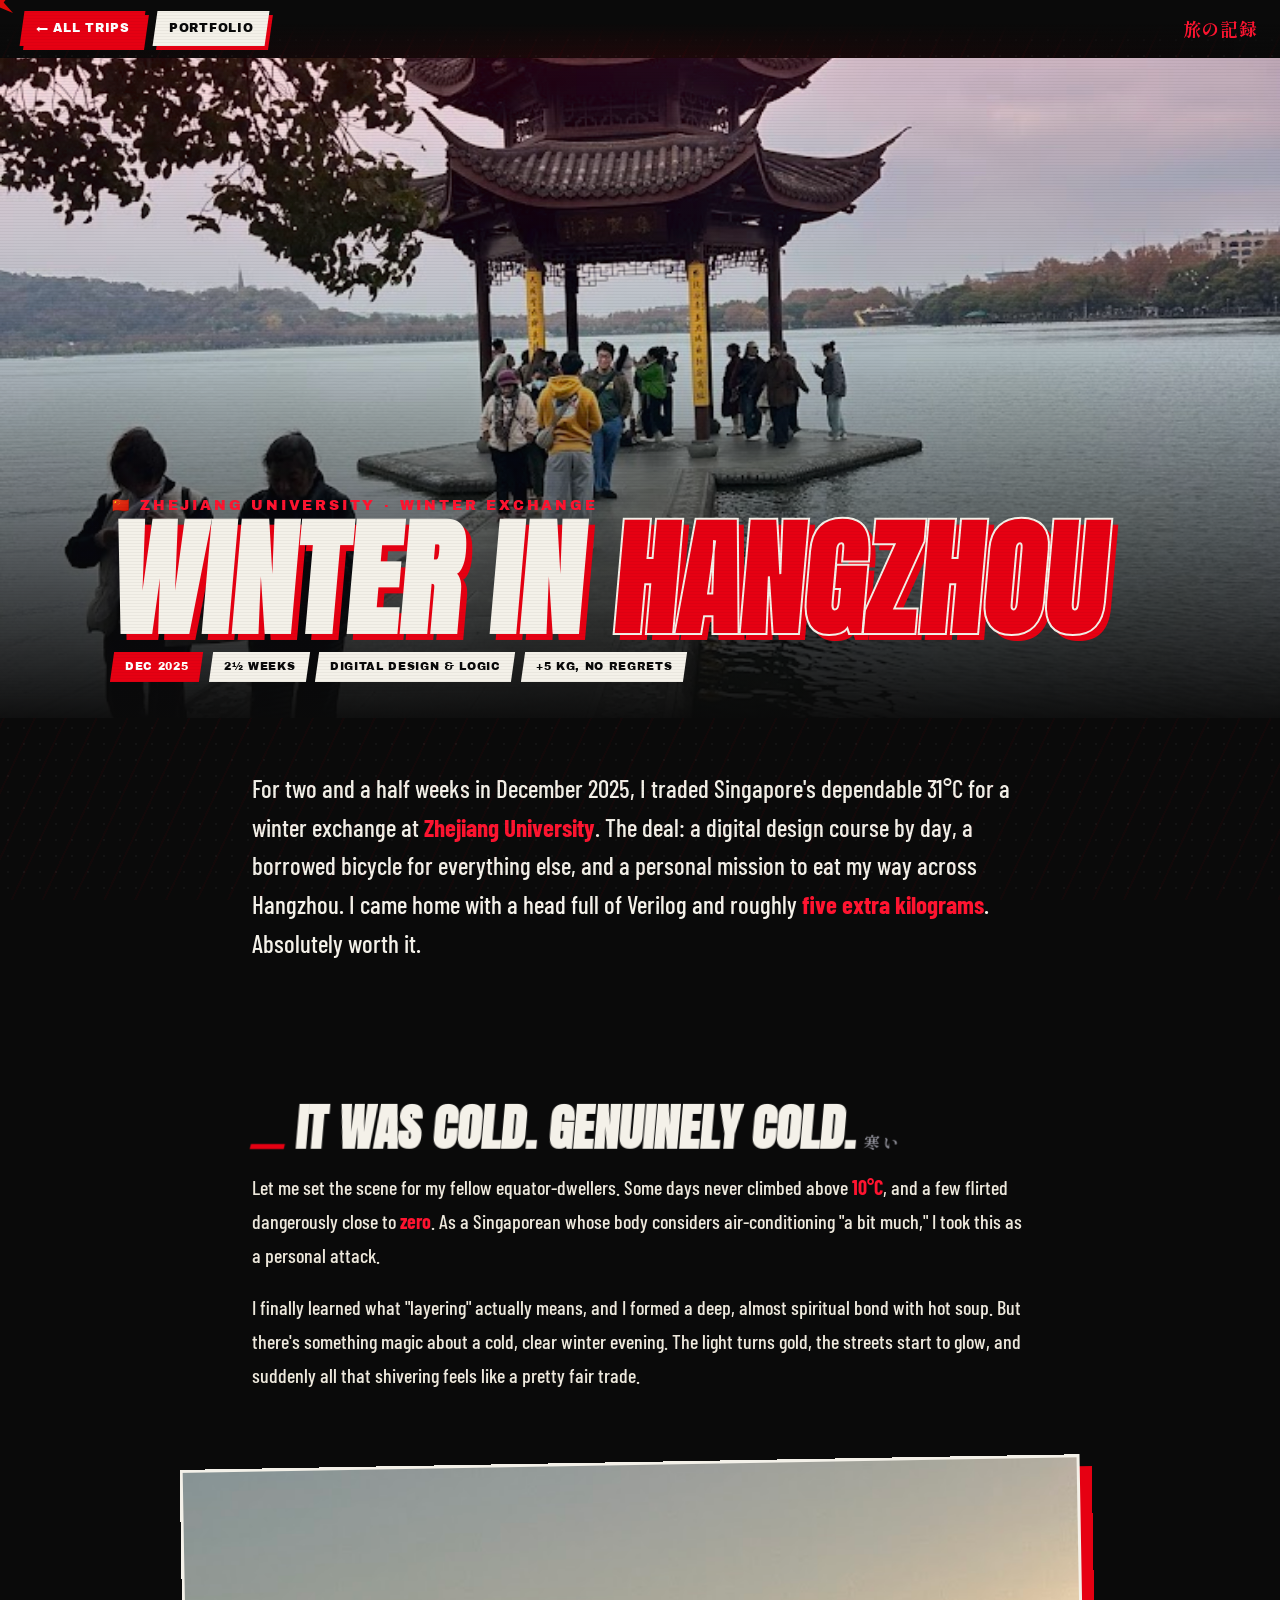
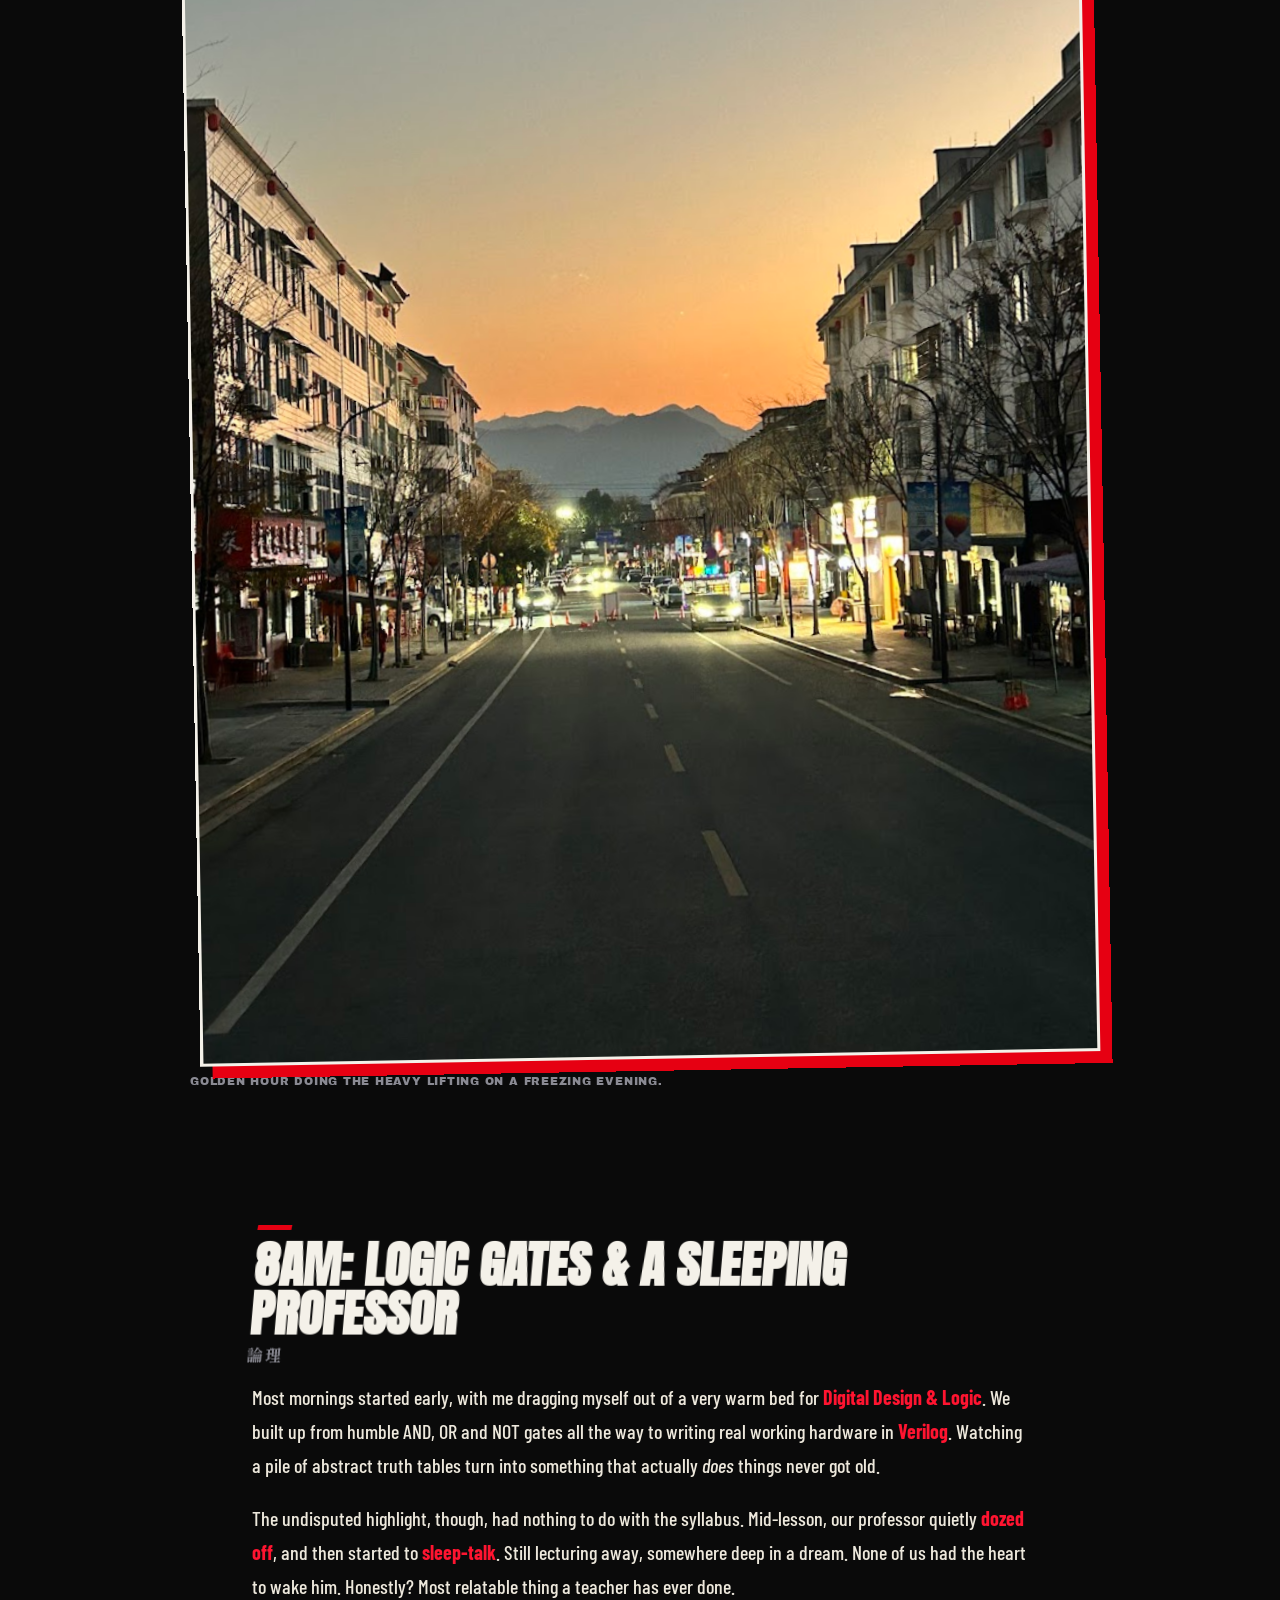
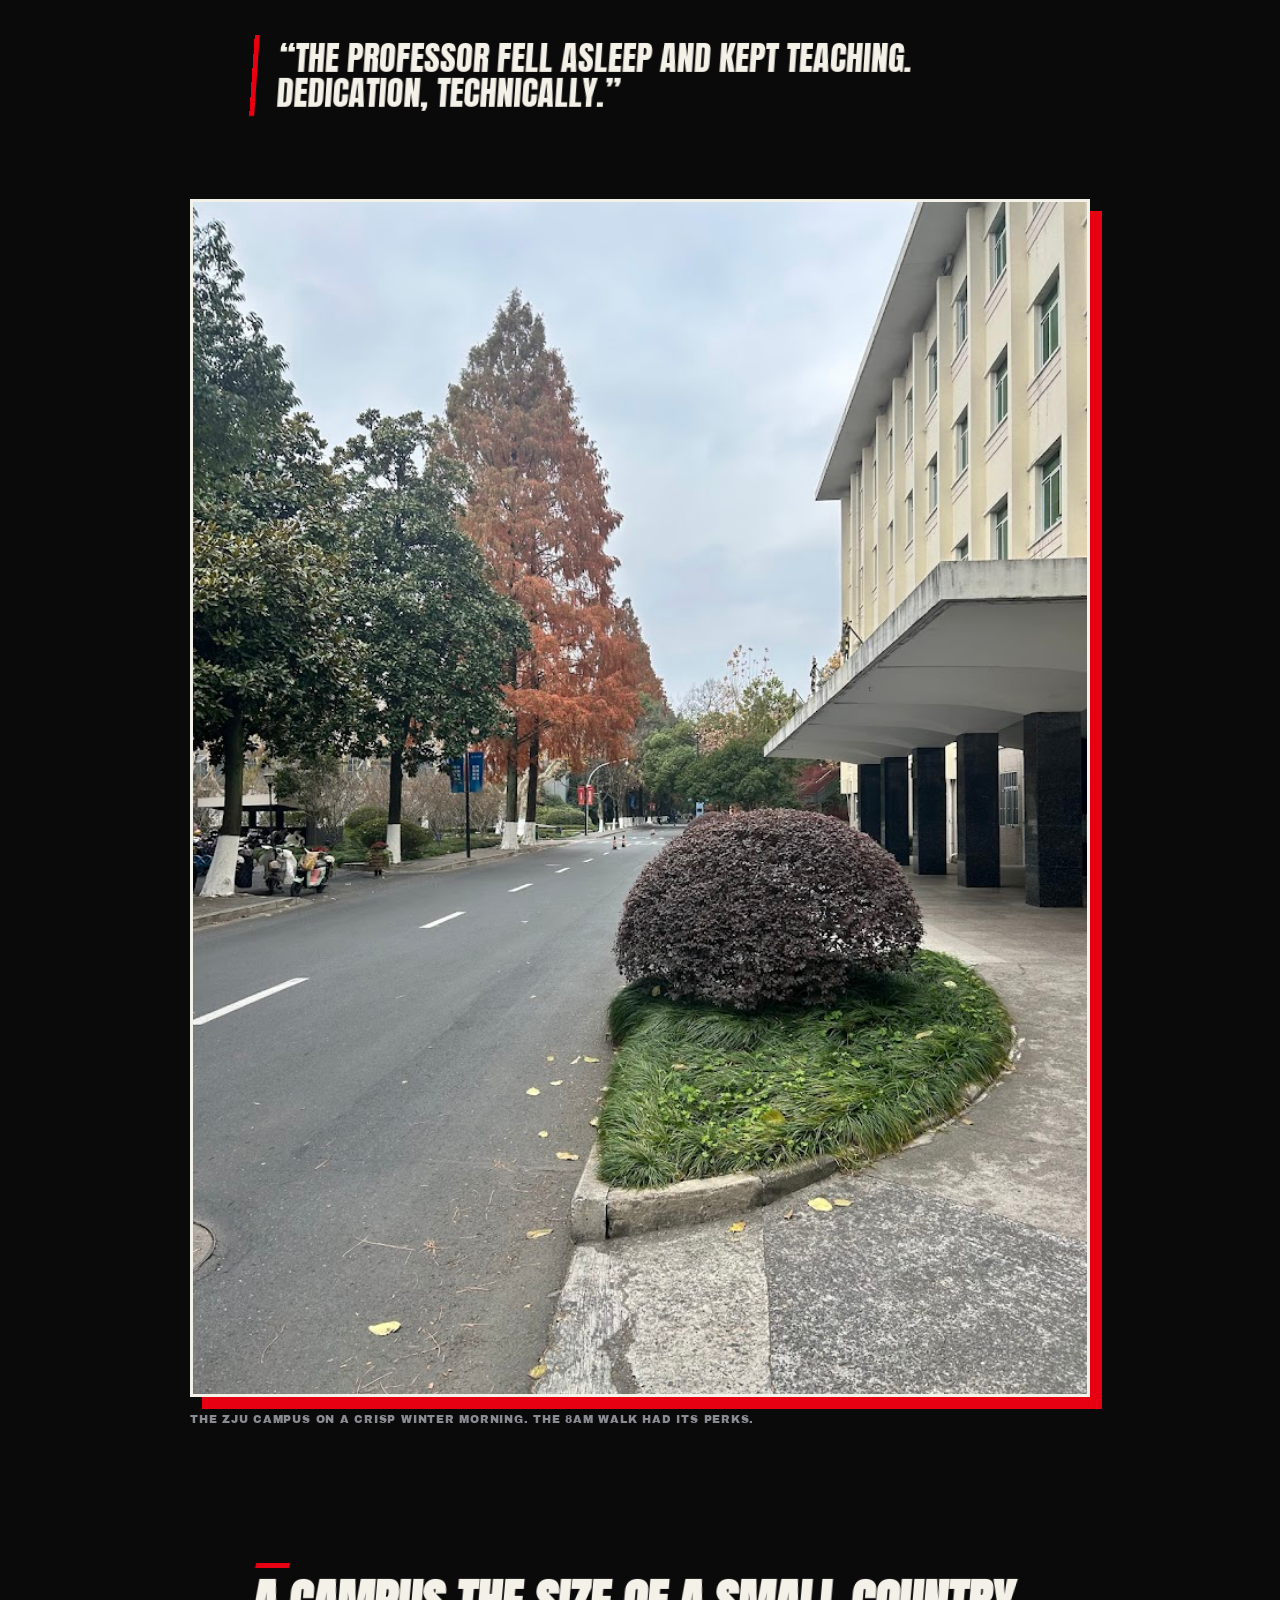
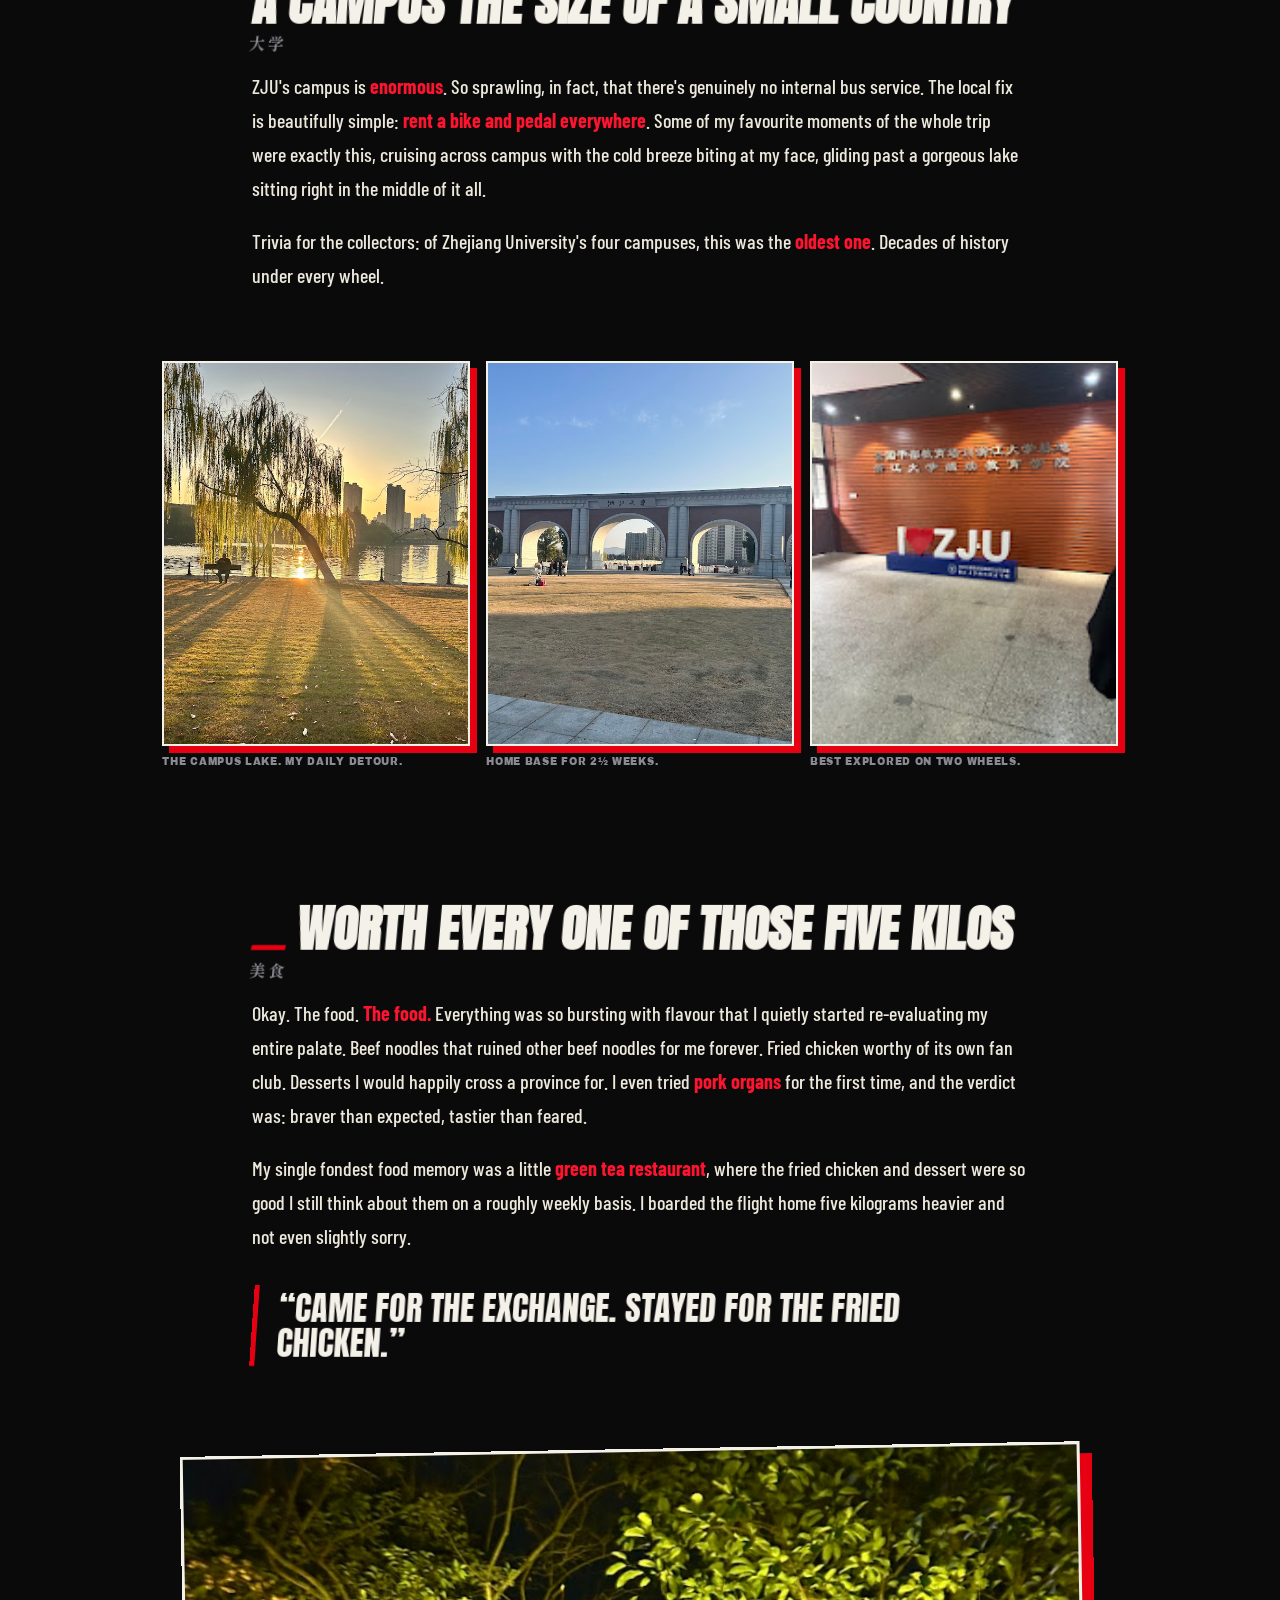
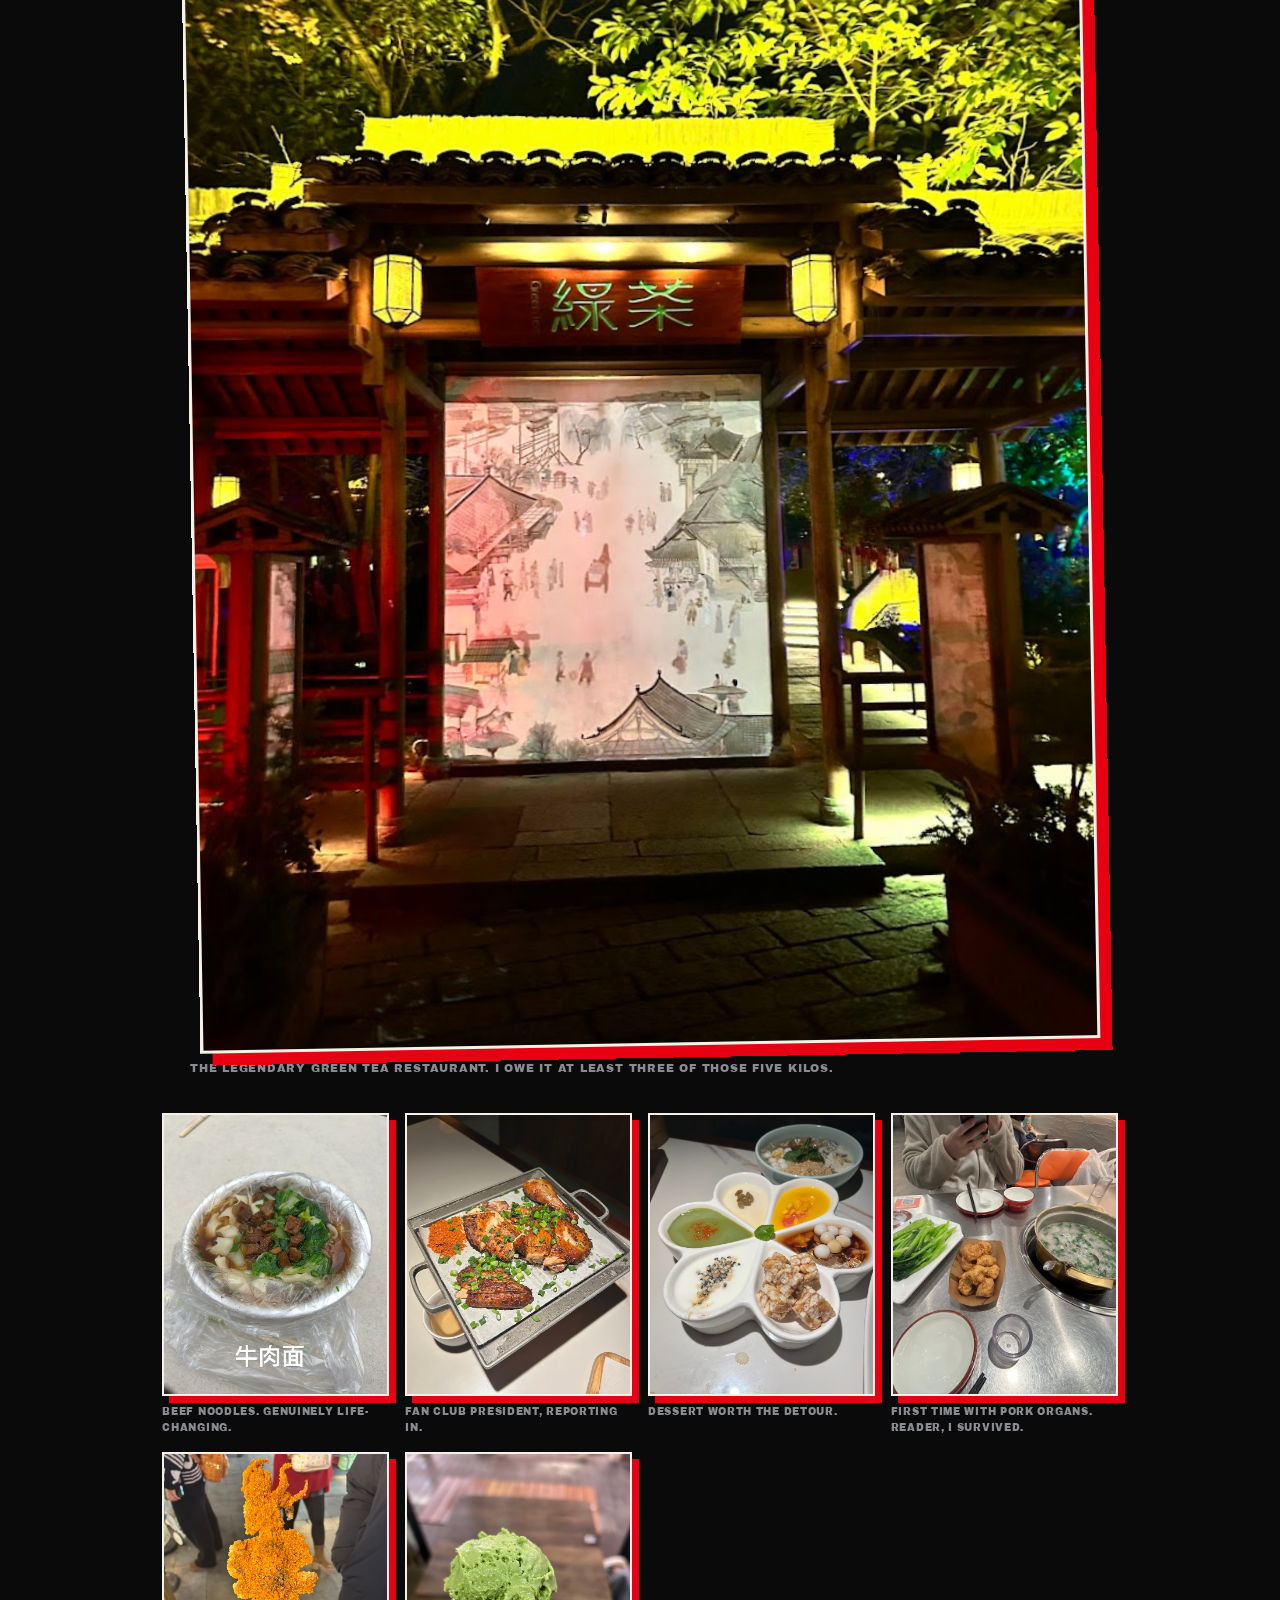
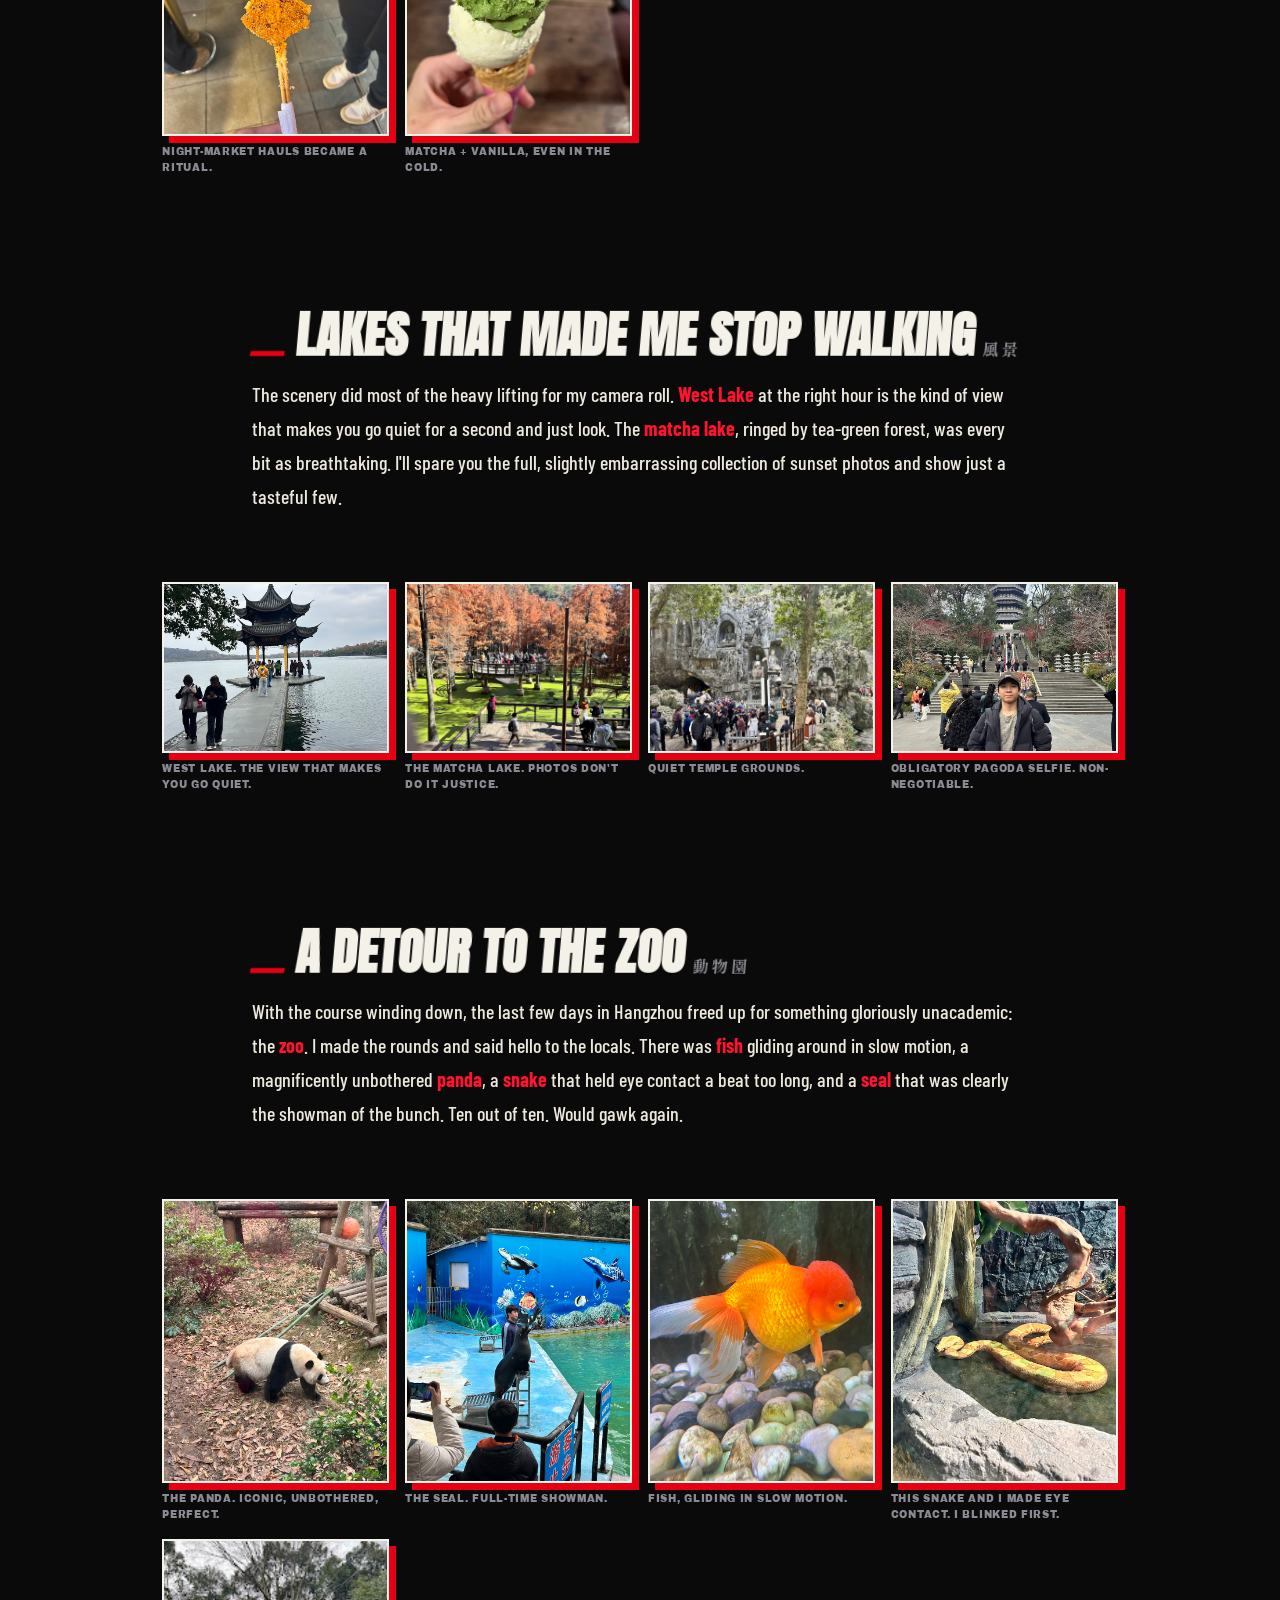
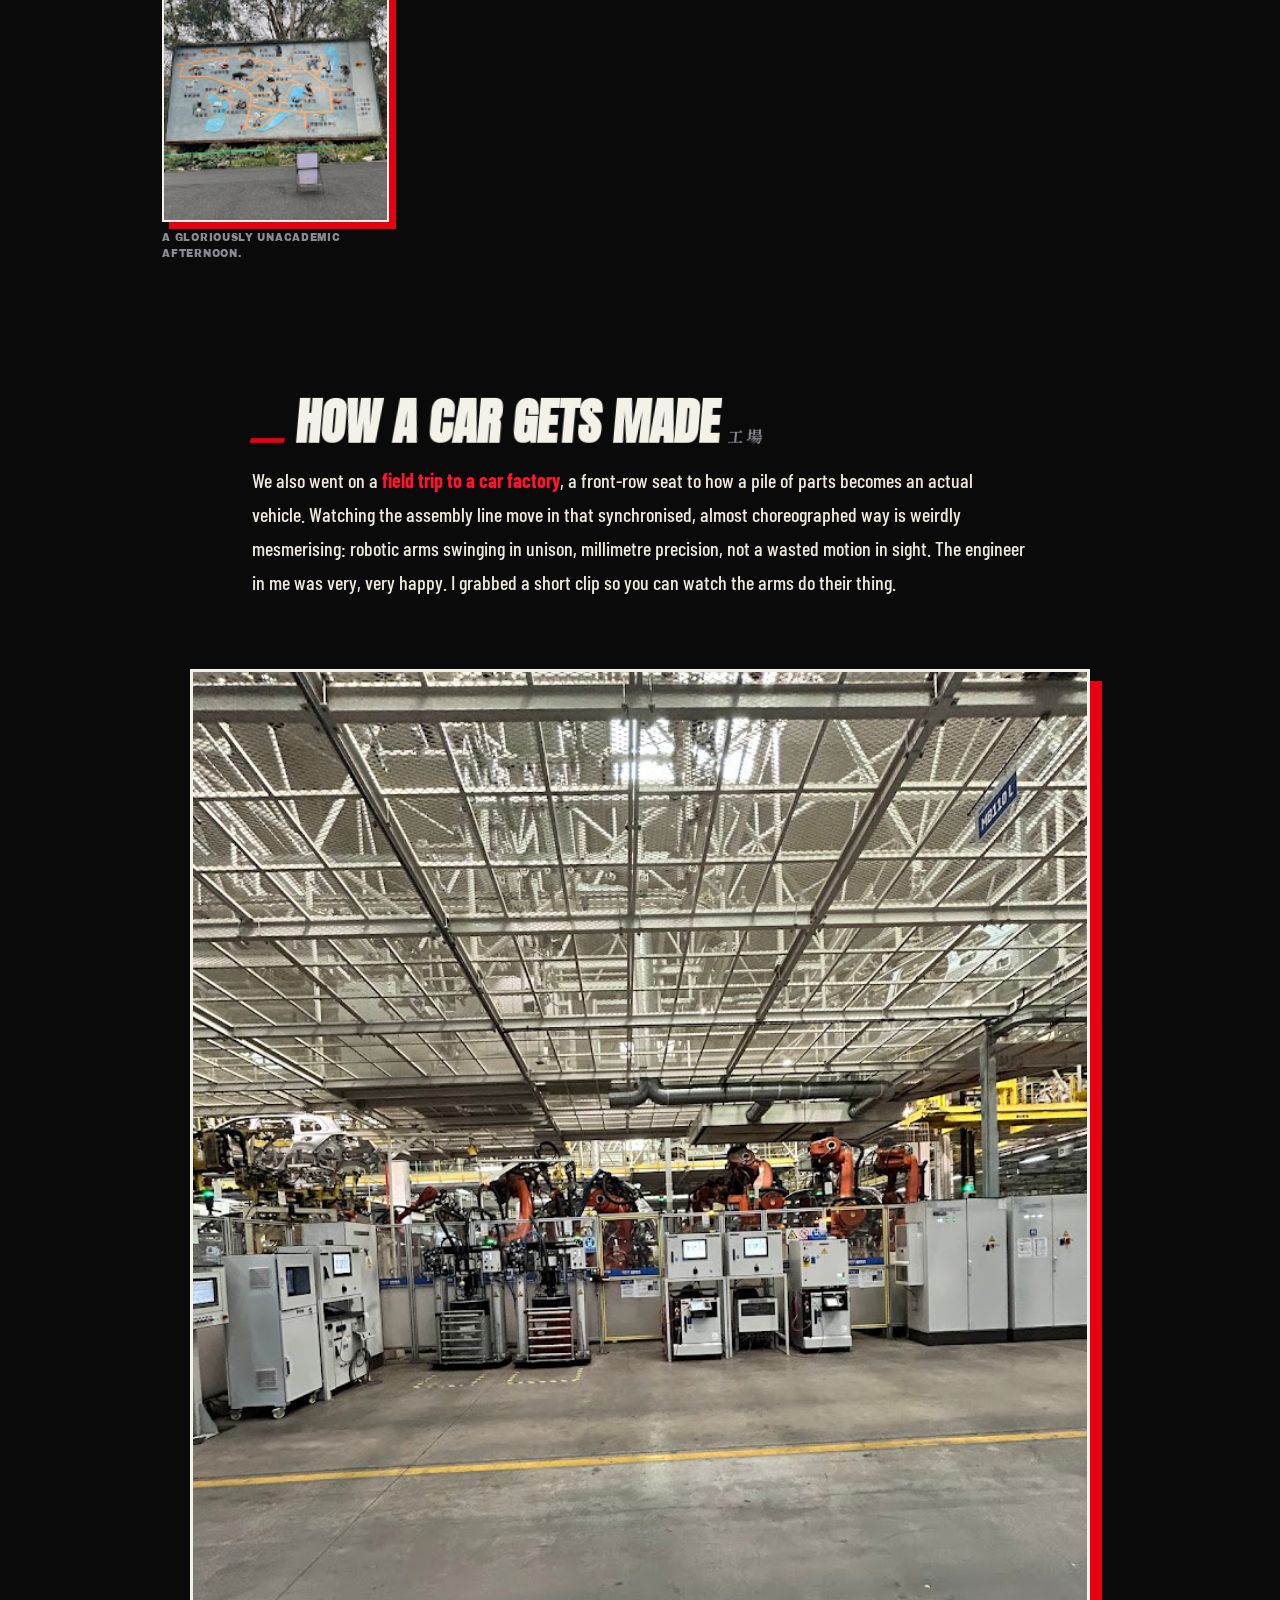
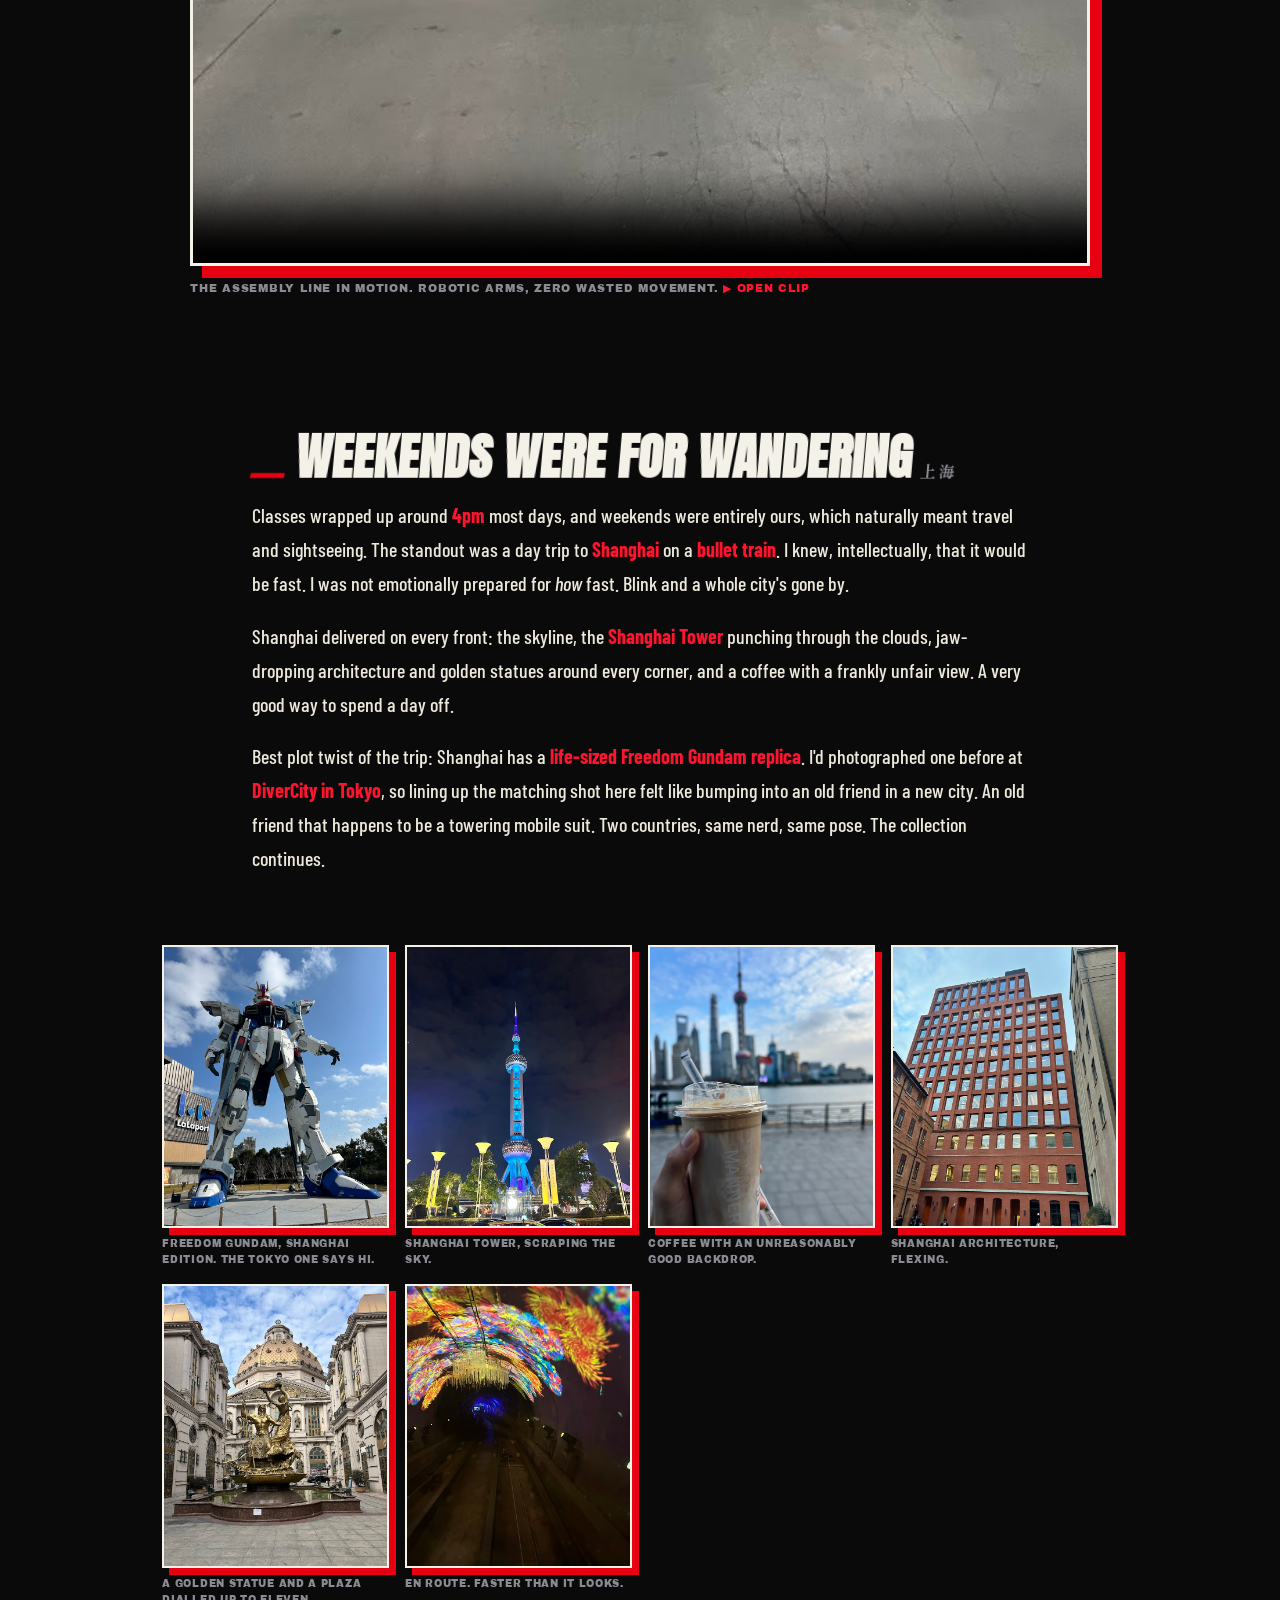
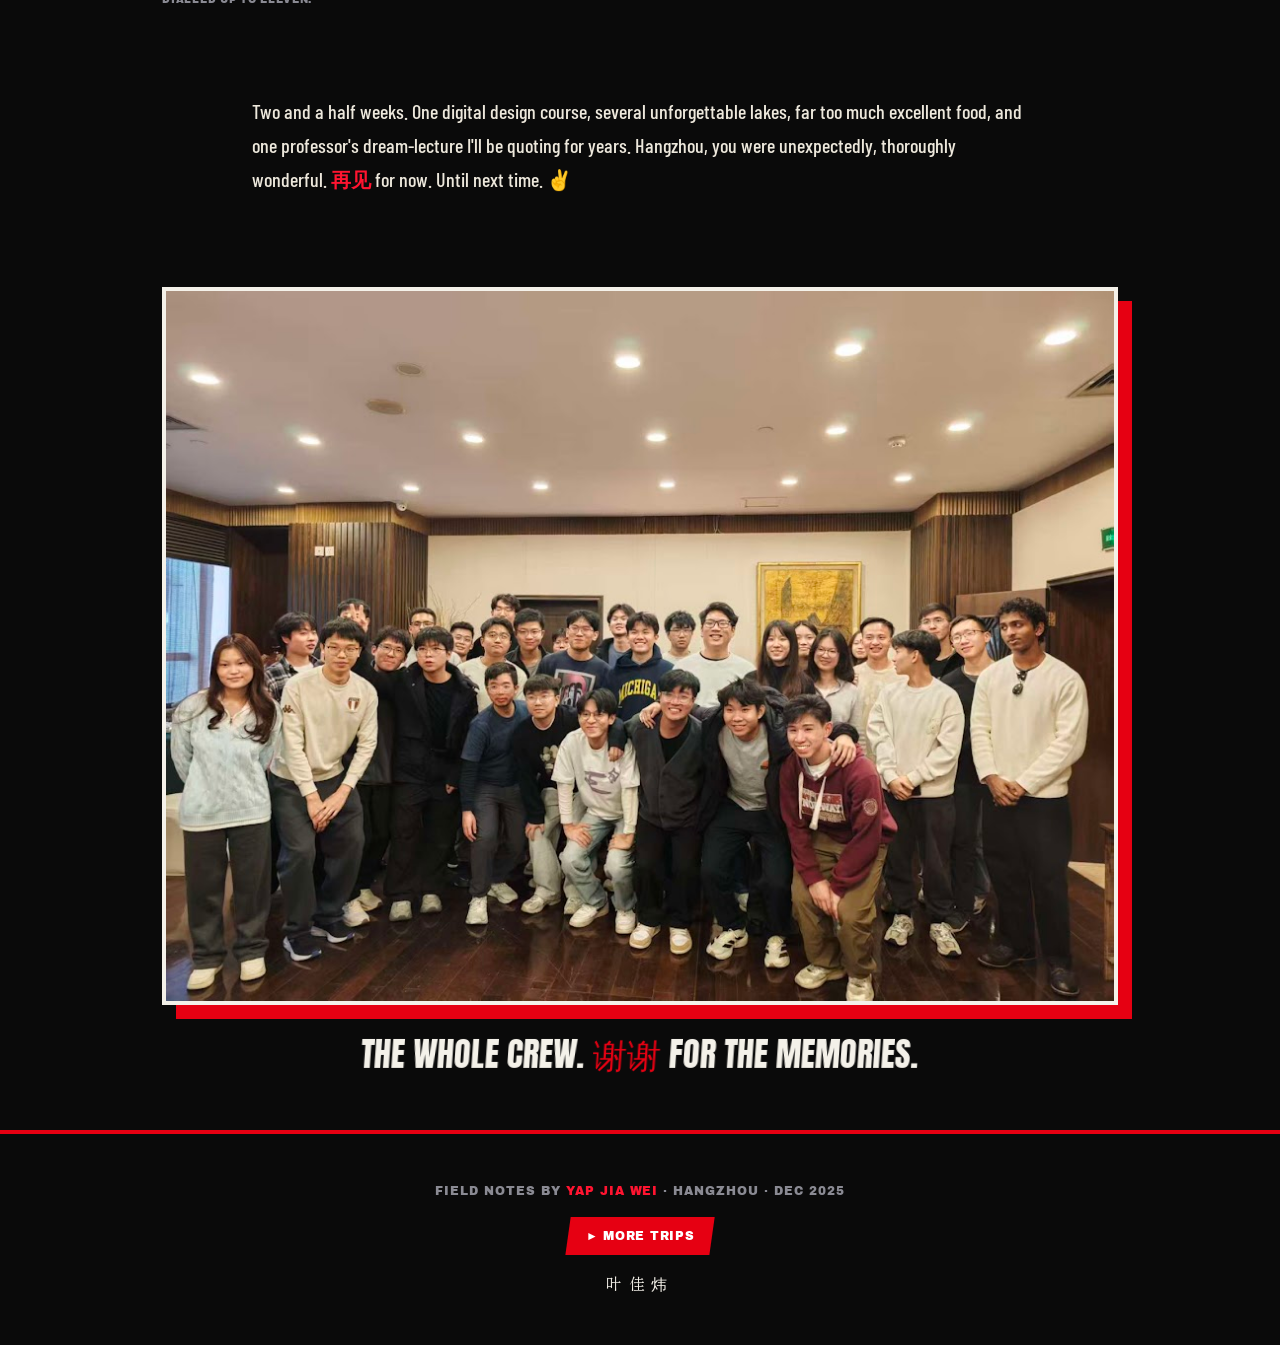
<file: blog-zhejiang.html>
<!DOCTYPE html>
<html lang="en">
<head>
<meta charset="UTF-8"/>
<meta name="viewport" content="width=device-width, initial-scale=1.0"/>
<title>Winter in Hangzhou // Zhejiang University Exchange · Yap Jia Wei</title>
<meta name="description" content="Two and a half weeks on winter exchange at Zhejiang University · digital design, bicycles, lakes, bullet trains, and an unreasonable amount of excellent food."/>
<link rel="icon" href="data:image/svg+xml,<svg xmlns='http://www.w3.org/2000/svg' width='32' height='32'><rect width='32' height='32' fill='rgb(10,10,10)'/><path d='M16 3 L19.6 12 L29 12 L21.4 17.8 L24.2 27 L16 21.2 L7.8 27 L10.6 17.8 L3 12 L12.4 12 Z' fill='rgb(230,0,18)'/></svg>"/>
<link rel="preconnect" href="https://fonts.googleapis.com"/>
<link rel="preconnect" href="https://fonts.gstatic.com" crossorigin/>
<link href="https://fonts.googleapis.com/css2?family=Anton&family=Archivo+Black&family=Barlow+Condensed:ital,wght@0,500;0,600;0,700;1,600;1,700&family=Oswald:wght@300;400;500;600;700&family=Shippori+Mincho:wght@600;700;800&display=swap" rel="stylesheet"/>
<link rel="stylesheet" href="assets/blog.css"/>
</head>
<body>
<div id="cursor"></div>

<div class="topbar">
  <div class="tb-left">
    <a class="tb-link red" href="blog.html"><span>← ALL TRIPS</span></a>
    <a class="tb-link" href="index.html"><span>PORTFOLIO</span></a>
  </div>
  <div class="tb-brand">旅の記録</div>
</div>

<!-- HERO -->
<header class="post-hero">
  <img src="assets/china/Zhe%20Jiang/west_lake.jpg" alt="West Lake, Hangzhou at dusk"/>
  <div class="ph-inner">
    <div class="ph-kick">🇨🇳 ZHEJIANG UNIVERSITY · WINTER EXCHANGE</div>
    <h1 class="ph-title">WINTER IN <em>HANGZHOU</em></h1>
    <div class="ph-meta">
      <span class="ph-chip red"><span>DEC 2025</span></span>
      <span class="ph-chip"><span>2½ WEEKS</span></span>
      <span class="ph-chip"><span>DIGITAL DESIGN &amp; LOGIC</span></span>
      <span class="ph-chip"><span>+5 KG, NO REGRETS</span></span>
    </div>
  </div>
</header>

<article class="article">
  <p class="lead">For two and a half weeks in December 2025, I traded Singapore's dependable 31&deg;C for a winter exchange at <b>Zhejiang University</b>. The deal: a digital design course by day, a borrowed bicycle for everything else, and a personal mission to eat my way across Hangzhou. I came home with a head full of Verilog and roughly <b>five extra kilograms</b>. Absolutely worth it.</p>
</article>

<article class="article reveal">
  <h2>It Was Cold. Genuinely Cold. <span class="jp">寒い</span></h2>
  <p>Let me set the scene for my fellow equator-dwellers. Some days never climbed above <b>10&deg;C</b>, and a few flirted dangerously close to <b>zero</b>. As a Singaporean whose body considers air-conditioning "a bit much," I took this as a personal attack.</p>
  <p>I finally learned what "layering" actually means, and I formed a deep, almost spiritual bond with hot soup. But there's something magic about a cold, clear winter evening. The light turns gold, the streets start to glow, and suddenly all that shivering feels like a pretty fair trade.</p>
</article>
<figure class="frame tilt reveal">
  <img src="assets/china/Zhe%20Jiang/cool_street_sunset.jpg" alt="Hangzhou street at sunset" loading="lazy"/>
  <figcaption>Golden hour doing the heavy lifting on a freezing evening.</figcaption>
</figure>

<article class="article reveal">
  <h2>8AM: Logic Gates &amp; a Sleeping Professor <span class="jp">論理</span></h2>
  <p>Most mornings started early, with me dragging myself out of a very warm bed for <b>Digital Design &amp; Logic</b>. We built up from humble AND, OR and NOT gates all the way to writing real working hardware in <b>Verilog</b>. Watching a pile of abstract truth tables turn into something that actually <em>does</em> things never got old.</p>
  <p>The undisputed highlight, though, had nothing to do with the syllabus. Mid-lesson, our professor quietly <b>dozed off</b>, and then started to <b>sleep-talk</b>. Still lecturing away, somewhere deep in a dream. None of us had the heart to wake him. Honestly? Most relatable thing a teacher has ever done.</p>
  <p class="pull">“The professor fell asleep and kept teaching. Dedication, technically.”</p>
</article>
<figure class="frame reveal">
  <img src="assets/china/Zhe%20Jiang/zju_campus.jpg" alt="Zhejiang University campus road on a winter morning" loading="lazy"/>
  <figcaption>The ZJU campus on a crisp winter morning. The 8AM walk had its perks.</figcaption>
</figure>

<article class="article reveal">
  <h2>A Campus the Size of a Small Country <span class="jp">大学</span></h2>
  <p>ZJU's campus is <b>enormous</b>. So sprawling, in fact, that there's genuinely no internal bus service. The local fix is beautifully simple: <b>rent a bike and pedal everywhere</b>. Some of my favourite moments of the whole trip were exactly this, cruising across campus with the cold breeze biting at my face, gliding past a gorgeous lake sitting right in the middle of it all.</p>
  <p>Trivia for the collectors: of Zhejiang University's four campuses, this was the <b>oldest one</b>. Decades of history under every wheel.</p>
</article>
<div class="gallery reveal">
  <figure><img src="assets/china/Zhe%20Jiang/school_lake.jpg" alt="Lake in the middle of campus" loading="lazy"/><figcaption>The campus lake. My daily detour.</figcaption></figure>
  <figure><img src="assets/china/Zhe%20Jiang/ZJU.jpg" alt="Zhejiang University grounds" loading="lazy"/><figcaption>Home base for 2½ weeks.</figcaption></figure>
  <figure><img src="assets/china/Zhe%20Jiang/university.jpg" alt="University grounds" loading="lazy"/><figcaption>Best explored on two wheels.</figcaption></figure>
</div>

<article class="article reveal">
  <h2>Worth Every One of Those Five Kilos <span class="jp">美食</span></h2>
  <p>Okay. The food. <b>The food.</b> Everything was so bursting with flavour that I quietly started re-evaluating my entire palate. Beef noodles that ruined other beef noodles for me forever. Fried chicken worthy of its own fan club. Desserts I would happily cross a province for. I even tried <b>pork organs</b> for the first time, and the verdict was: braver than expected, tastier than feared.</p>
  <p>My single fondest food memory was a little <b>green tea restaurant</b>, where the fried chicken and dessert were so good I still think about them on a roughly weekly basis. I boarded the flight home five kilograms heavier and not even slightly sorry.</p>
  <p class="pull">“Came for the exchange. Stayed for the fried chicken.”</p>
</article>
<figure class="frame tilt reveal">
  <img src="assets/china/Zhe%20Jiang/Green_tea_restuarant.jpg" alt="The green tea restaurant" loading="lazy"/>
  <figcaption>The legendary green tea restaurant. I owe it at least three of those five kilos.</figcaption>
</figure>
<div class="gallery reveal">
  <figure><img src="assets/china/Zhe%20Jiang/beef_noodle.jpg" alt="Beef noodles" loading="lazy"/><figcaption>Beef noodles. Genuinely life-changing.</figcaption></figure>
  <figure><img src="assets/china/Zhe%20Jiang/fried_chicken.jpg" alt="Fried chicken" loading="lazy"/><figcaption>Fan club president, reporting in.</figcaption></figure>
  <figure><img src="assets/china/Zhe%20Jiang/dessert.jpg" alt="Dessert" loading="lazy"/><figcaption>Dessert worth the detour.</figcaption></figure>
  <figure><img src="assets/china/Zhe%20Jiang/first_time_trying_pork_organ.jpg" alt="First time trying pork organ" loading="lazy"/><figcaption>First time with pork organs. Reader, I survived.</figcaption></figure>
  <figure><img src="assets/china/Zhe%20Jiang/night_market_food.jpg" alt="Night market food" loading="lazy"/><figcaption>Night-market hauls became a ritual.</figcaption></figure>
  <figure><img src="assets/china/Zhe%20Jiang/matcha_vanilla_icecream.jpg" alt="Matcha vanilla ice cream" loading="lazy"/><figcaption>Matcha + vanilla, even in the cold.</figcaption></figure>
</div>

<article class="article reveal">
  <h2>Lakes That Made Me Stop Walking <span class="jp">風景</span></h2>
  <p>The scenery did most of the heavy lifting for my camera roll. <b>West Lake</b> at the right hour is the kind of view that makes you go quiet for a second and just look. The <b>matcha lake</b>, ringed by tea-green forest, was every bit as breathtaking. I'll spare you the full, slightly embarrassing collection of sunset photos and show just a tasteful few.</p>
</article>
<div class="gallery wide reveal">
  <figure><img src="assets/china/Zhe%20Jiang/west_lake.jpg" alt="West Lake, Hangzhou" loading="lazy"/><figcaption>West Lake. The view that makes you go quiet.</figcaption></figure>
  <figure><img src="assets/china/Zhe%20Jiang/matcha_lake_forest.jpg" alt="Matcha lake and forest" loading="lazy"/><figcaption>The matcha lake. Photos don't do it justice.</figcaption></figure>
  <figure><img src="assets/china/Zhe%20Jiang/temple.jpg" alt="Temple" loading="lazy"/><figcaption>Quiet temple grounds.</figcaption></figure>
  <figure><img src="assets/china/Zhe%20Jiang/selfie_infront_of_pagoda.jpg" alt="Selfie in front of a pagoda" loading="lazy"/><figcaption>Obligatory pagoda selfie. Non-negotiable.</figcaption></figure>
</div>

<article class="article reveal">
  <h2>A Detour to the Zoo <span class="jp">動物園</span></h2>
  <p>With the course winding down, the last few days in Hangzhou freed up for something gloriously unacademic: the <b>zoo</b>. I made the rounds and said hello to the locals. There was <b>fish</b> gliding around in slow motion, a magnificently unbothered <b>panda</b>, a <b>snake</b> that held eye contact a beat too long, and a <b>seal</b> that was clearly the showman of the bunch. Ten out of ten. Would gawk again.</p>
</article>
<div class="gallery reveal">
  <figure><img src="assets/china/Zhe%20Jiang/panda.jpg" alt="Panda at the zoo" loading="lazy"/><figcaption>The panda. Iconic, unbothered, perfect.</figcaption></figure>
  <figure><img src="assets/china/Zhe%20Jiang/seal.jpg" alt="Seal at the zoo" loading="lazy"/><figcaption>The seal. Full-time showman.</figcaption></figure>
  <figure><img src="assets/china/Zhe%20Jiang/fish.jpg" alt="Fish at the aquarium" loading="lazy"/><figcaption>Fish, gliding in slow motion.</figcaption></figure>
  <figure><img src="assets/china/Zhe%20Jiang/snake.jpg" alt="Snake at the zoo" loading="lazy"/><figcaption>This snake and I made eye contact. I blinked first.</figcaption></figure>
  <figure><img src="assets/china/Zhe%20Jiang/zoo.jpg" alt="At the zoo" loading="lazy"/><figcaption>A gloriously unacademic afternoon.</figcaption></figure>
</div>

<article class="article reveal">
  <h2>How a Car Gets Made <span class="jp">工場</span></h2>
  <p>We also went on a <b>field trip to a car factory</b>, a front-row seat to how a pile of parts becomes an actual vehicle. Watching the assembly line move in that synchronised, almost choreographed way is weirdly mesmerising: robotic arms swinging in unison, millimetre precision, not a wasted motion in sight. The engineer in me was very, very happy. I grabbed a short clip so you can watch the arms do their thing.</p>
</article>
<figure class="frame reveal">
  <video controls preload="none" playsinline poster="assets/china/Zhe%20Jiang/car_factory.jpg">
    <source src="assets/china/Zhe%20Jiang/car_factory.MOV" type="video/mp4"/>
    Your browser can't play this clip.
  </video>
  <figcaption>The assembly line in motion. Robotic arms, zero wasted movement. <a href="assets/china/Zhe%20Jiang/car_factory.MOV" target="_blank" rel="noopener">▶ OPEN CLIP</a></figcaption>
</figure>

<article class="article reveal">
  <h2>Weekends Were for Wandering <span class="jp">上海</span></h2>
  <p>Classes wrapped up around <b>4pm</b> most days, and weekends were entirely ours, which naturally meant travel and sightseeing. The standout was a day trip to <b>Shanghai</b> on a <b>bullet train</b>. I knew, intellectually, that it would be fast. I was not emotionally prepared for <em>how</em> fast. Blink and a whole city's gone by.</p>
  <p>Shanghai delivered on every front: the skyline, the <b>Shanghai Tower</b> punching through the clouds, jaw-dropping architecture and golden statues around every corner, and a coffee with a frankly unfair view. A very good way to spend a day off.</p>
  <p>Best plot twist of the trip: Shanghai has a <b>life-sized Freedom Gundam replica</b>. I'd photographed one before at <b>DiverCity in Tokyo</b>, so lining up the matching shot here felt like bumping into an old friend in a new city. An old friend that happens to be a towering mobile suit. Two countries, same nerd, same pose. The collection continues.</p>
</article>
<div class="gallery reveal">
  <figure><img src="assets/china/Zhe%20Jiang/gundam.jpg" alt="Life-sized Freedom Gundam replica in Shanghai" loading="lazy"/><figcaption>Freedom Gundam, Shanghai edition. The Tokyo one says hi.</figcaption></figure>
  <figure><img src="assets/china/Zhe%20Jiang/shanghai_tower.jpg" alt="Shanghai Tower" loading="lazy"/><figcaption>Shanghai Tower, scraping the sky.</figcaption></figure>
  <figure><img src="assets/china/Zhe%20Jiang/coffee_infrontof_shanghai_tower.jpg" alt="Coffee in front of the Shanghai Tower" loading="lazy"/><figcaption>Coffee with an unreasonably good backdrop.</figcaption></figure>
  <figure><img src="assets/china/Zhe%20Jiang/cool_looking_building.jpg" alt="Striking Shanghai architecture" loading="lazy"/><figcaption>Shanghai architecture, flexing.</figcaption></figure>
  <figure><img src="assets/china/Zhe%20Jiang/statue.jpg" alt="Golden statue and grand plaza in Shanghai" loading="lazy"/><figcaption>A golden statue and a plaza dialled up to eleven.</figcaption></figure>
  <figure><img src="assets/china/Zhe%20Jiang/underground_train.jpg" alt="On the bullet train to Shanghai" loading="lazy"/><figcaption>En route. Faster than it looks.</figcaption></figure>
</div>

<article class="article reveal">
  <p>Two and a half weeks. One digital design course, several unforgettable lakes, far too much excellent food, and one professor's dream-lecture I'll be quoting for years. Hangzhou, you were unexpectedly, thoroughly wonderful. <b>再见</b> for now. Until next time. ✌️</p>
</article>

<!-- FINALE -->
<div class="finale reveal">
  <img src="assets/china/Zhe%20Jiang/class_photo.jpg" alt="Class photo · the whole exchange crew"/>
  <div class="cap">THE WHOLE CREW. <em>谢谢</em> FOR THE MEMORIES.</div>
</div>

<footer>
  <p>FIELD NOTES BY <span>YAP JIA WEI</span> · HANGZHOU · DEC 2025</p>
  <a class="back" href="blog.html"><span>► MORE TRIPS</span></a>
  <div class="jp">叶佳炜</div>
</footer>

<script src="assets/blog.js"></script>
</body>
</html>
</file>
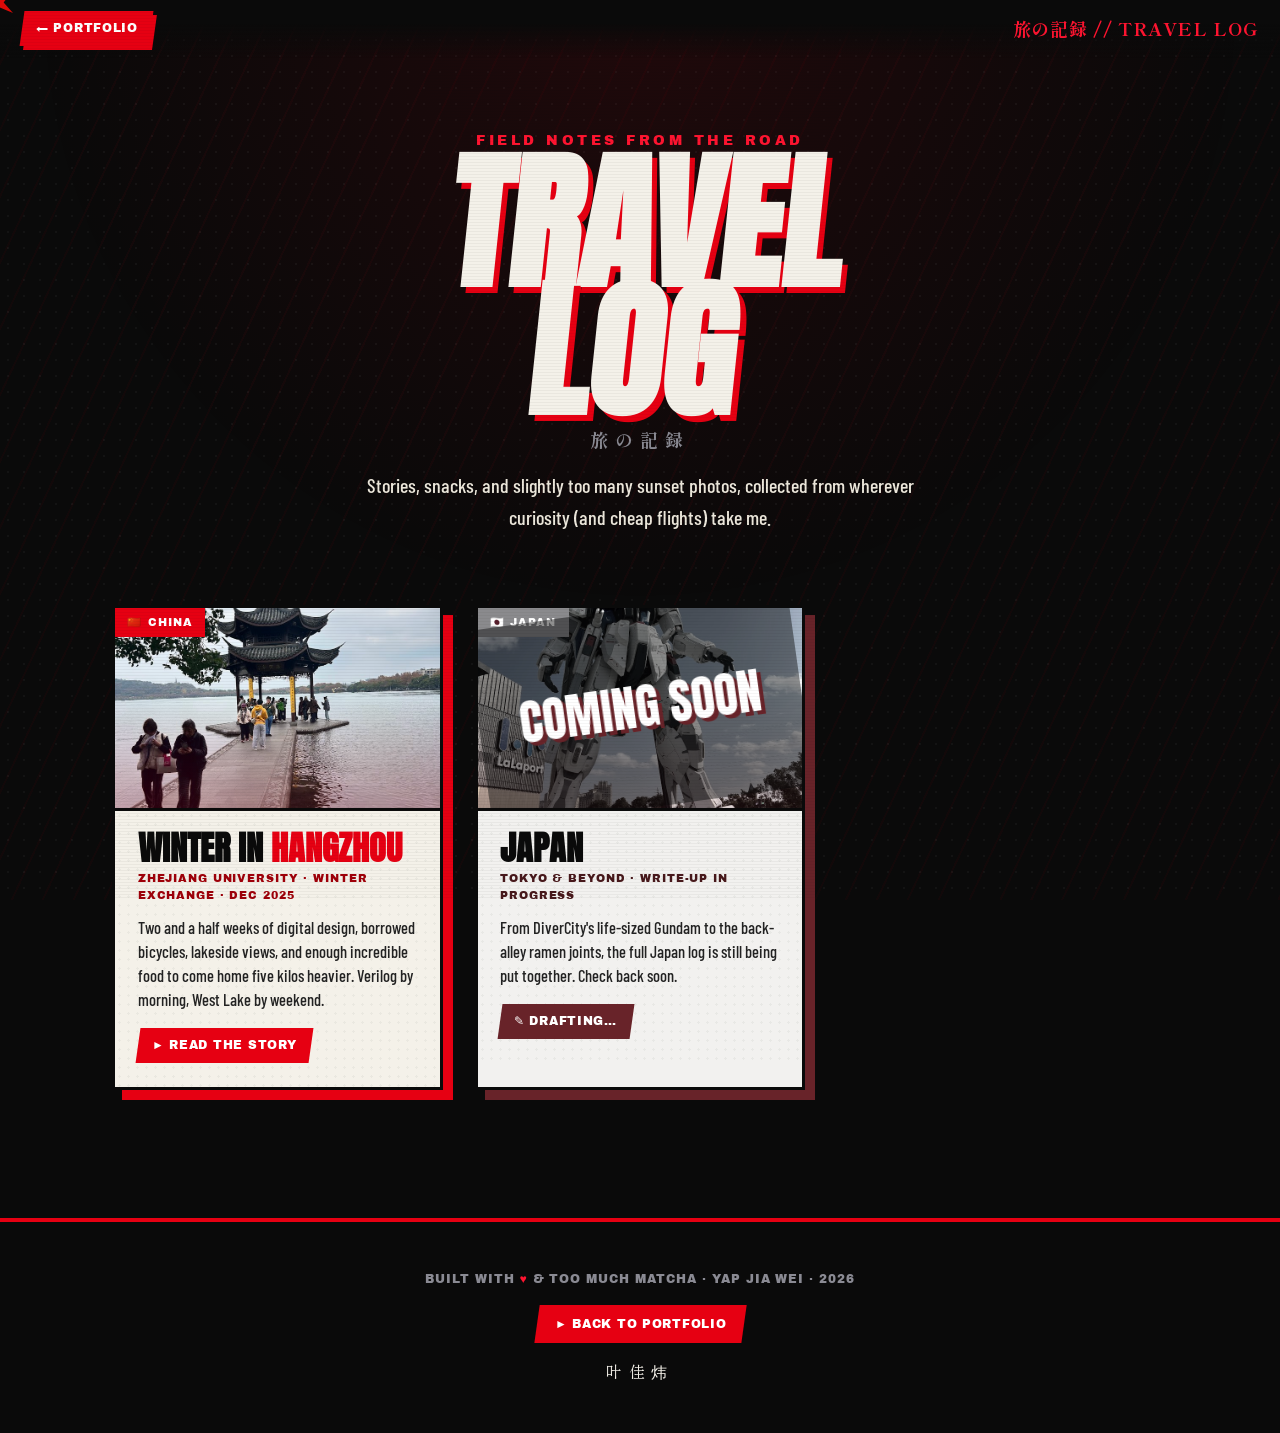
<file: blog.html>
<!DOCTYPE html>
<html lang="en">
<head>
<meta charset="UTF-8"/>
<meta name="viewport" content="width=device-width, initial-scale=1.0"/>
<title>YAP JIA WEI // TRAVEL LOG</title>
<meta name="description" content="Yap Jia Wei's travel log · stories and photos from trips around the world, Persona-styled."/>
<link rel="icon" href="data:image/svg+xml,<svg xmlns='http://www.w3.org/2000/svg' width='32' height='32'><rect width='32' height='32' fill='rgb(10,10,10)'/><path d='M16 3 L19.6 12 L29 12 L21.4 17.8 L24.2 27 L16 21.2 L7.8 27 L10.6 17.8 L3 12 L12.4 12 Z' fill='rgb(230,0,18)'/></svg>"/>
<link rel="preconnect" href="https://fonts.googleapis.com"/>
<link rel="preconnect" href="https://fonts.gstatic.com" crossorigin/>
<link href="https://fonts.googleapis.com/css2?family=Anton&family=Archivo+Black&family=Barlow+Condensed:ital,wght@0,500;0,600;0,700;1,600;1,700&family=Oswald:wght@300;400;500;600;700&family=Shippori+Mincho:wght@600;700;800&display=swap" rel="stylesheet"/>
<link rel="stylesheet" href="assets/blog.css"/>
</head>
<body>
<div id="cursor"></div>

<div class="topbar">
  <div class="tb-left">
    <a class="tb-link red" href="index.html"><span>← PORTFOLIO</span></a>
  </div>
  <div class="tb-brand">旅の記録 // TRAVEL LOG</div>
</div>

<header class="page-head">
  <div class="kick">FIELD NOTES FROM THE ROAD</div>
  <h1>TRAVEL<br/>LOG</h1>
  <div class="jp">旅の記録</div>
  <p class="sub">Stories, snacks, and slightly too many sunset photos, collected from wherever curiosity (and cheap flights) take me.</p>
</header>

<main class="wrap">
  <section class="trips">

    <a class="trip reveal" href="blog-zhejiang.html">
      <div class="trip-cover">
        <div class="trip-flag">🇨🇳 CHINA</div>
        <img src="assets/china/Zhe%20Jiang/west_lake.jpg" alt="West Lake, Hangzhou" loading="lazy"/>
      </div>
      <div class="trip-body">
        <h2>Winter in <em>Hangzhou</em></h2>
        <div class="meta">ZHEJIANG UNIVERSITY · WINTER EXCHANGE · DEC 2025</div>
        <p>Two and a half weeks of digital design, borrowed bicycles, lakeside views, and enough incredible food to come home five kilos heavier. Verilog by morning, West Lake by weekend.</p>
        <span class="go"><span>► READ THE STORY</span></span>
      </div>
    </a>

    <div class="trip soon reveal">
      <div class="trip-cover">
        <div class="trip-flag">🇯🇵 JAPAN</div>
        <img src="assets/china/Zhe%20Jiang/gundam.jpg" alt="Japan · coming soon" loading="lazy"/>
        <div class="soon-tag">COMING SOON</div>
      </div>
      <div class="trip-body">
        <h2>Japan</h2>
        <div class="meta">TOKYO &amp; BEYOND · WRITE-UP IN PROGRESS</div>
        <p>From DiverCity's life-sized Gundam to the back-alley ramen joints, the full Japan log is still being put together. Check back soon.</p>
        <span class="go"><span>✎ DRAFTING…</span></span>
      </div>
    </div>

  </section>
</main>

<footer>
  <p>BUILT WITH <span>♥</span> &amp; TOO MUCH MATCHA · YAP JIA WEI · 2026</p>
  <a class="back" href="index.html"><span>► BACK TO PORTFOLIO</span></a>
  <div class="jp">叶佳炜</div>
</footer>

<script src="assets/blog.js"></script>
</body>
</html>
</file>
<file: assets/blog.css>
/* ══════════════════════════════════════════════════════════
   PERSONA TRAVEL LOG · shared blog styles
═══════════════════════════════════════════════════════════ */
*,*::before,*::after{box-sizing:border-box;margin:0;padding:0}
:root{
  --black:#0A0A0A; --ink:#111014; --card:#16151b;
  --red:#E60012; --red-bright:#FF1430; --red-deep:#9E0009;
  --white:#F4F1E9; --paper:#EDE8DC; --grey:#8A8A93;
  --display:'Anton',sans-serif; --impact:'Archivo Black',sans-serif;
  --cond:'Barlow Condensed',sans-serif; --sans:'Oswald',sans-serif; --jp:'Shippori Mincho',serif;
}
html{scroll-behavior:smooth;overflow-x:hidden}
body{background:var(--black);color:var(--white);font-family:var(--sans);line-height:1.6;overflow-x:hidden;cursor:none}
img{max-width:100%;display:block}
a{color:inherit}
::selection{background:var(--red);color:#fff}
body::before{
  content:'';position:fixed;inset:0;z-index:0;pointer-events:none;
  background:
    radial-gradient(circle at 50% 0%, rgba(230,0,18,.10) 0%, transparent 55%),
    radial-gradient(rgba(255,255,255,.04) 1px, transparent 1.4px) 0 0/16px 16px,
    repeating-linear-gradient(115deg, rgba(0,0,0,0) 0 26px, rgba(230,0,18,.04) 26px 28px);
}
body::after{content:'';position:fixed;inset:0;z-index:9998;pointer-events:none;background:repeating-linear-gradient(0deg,transparent 0 2px,rgba(0,0,0,.10) 2px 3px);mix-blend-mode:multiply;opacity:.35}

/* cursor */
#cursor{position:fixed;top:0;left:0;z-index:10000;pointer-events:none;width:26px;height:26px;margin:-13px 0 0 -13px;transition:transform .08s ease-out;mix-blend-mode:difference}
#cursor::before{content:'';position:absolute;inset:0;background:var(--red);clip-path:polygon(0 0,72% 36%,100% 12%,64% 60%,100% 100%,38% 74%,8% 96%,30% 50%)}
#cursor.click{transform:scale(.6)}
@media(hover:none){#cursor{display:none}body{cursor:auto}}
::-webkit-scrollbar{width:10px}::-webkit-scrollbar-track{background:var(--black)}::-webkit-scrollbar-thumb{background:var(--red);border:2px solid var(--black)}

/* topbar */
.topbar{position:sticky;top:0;z-index:60;display:flex;align-items:center;justify-content:space-between;gap:1rem;padding:.7rem 1.4rem;background:linear-gradient(180deg,var(--black) 40%,transparent)}
.tb-left{display:flex;gap:.7rem;align-items:center}
.tb-link{font-family:var(--impact);font-size:12px;letter-spacing:.06em;text-decoration:none;cursor:none;background:var(--white);color:var(--black);padding:.5rem .85rem;transform:skewX(-8deg);box-shadow:4px 4px 0 var(--red);transition:transform .12s}
.tb-link span{display:inline-block;transform:skewX(8deg)}
.tb-link.red{background:var(--red);color:#fff}
.tb-link:hover{transform:skewX(-8deg) translateY(-2px)}
.tb-brand{font-family:var(--jp);font-weight:800;color:var(--red-bright);letter-spacing:.04em;font-size:clamp(14px,2vw,18px)}

.wrap{max-width:1100px;margin:0 auto;padding:0 1.4rem}

/* big page header (blog index) */
.page-head{position:relative;padding:4.5rem 1.4rem 2.5rem;text-align:center;overflow:hidden}
.page-head .kick{font-family:var(--impact);font-size:clamp(11px,1.6vw,14px);letter-spacing:.25em;color:var(--red-bright);margin-bottom:.5rem}
.page-head h1{font-family:var(--display);text-transform:uppercase;font-size:clamp(54px,13vw,150px);line-height:.85;color:var(--white);transform:skewX(-6deg);text-shadow:6px 6px 0 var(--red)}
.page-head .jp{font-family:var(--jp);font-weight:700;color:var(--grey);letter-spacing:.4em;margin-top:.6rem;font-size:clamp(13px,1.8vw,18px)}
.page-head .sub{font-family:var(--cond);font-weight:500;color:var(--paper);font-size:clamp(16px,2.2vw,20px);max-width:36rem;margin:1rem auto 0}

/* trip cards (index) */
.trips{display:grid;grid-template-columns:repeat(auto-fill,minmax(330px,1fr));gap:2rem;padding:2rem 0 5rem}
.trip{position:relative;background:var(--white);color:var(--black);border:3px solid var(--black);box-shadow:10px 10px 0 var(--red);overflow:hidden;transform:rotate(var(--t,-1.2deg));transition:transform .2s,box-shadow .2s;text-decoration:none;cursor:none;display:block}
.trip:nth-child(even){--t:1.2deg}
.trip:hover{transform:rotate(0) translateY(-6px) scale(1.02);box-shadow:15px 15px 0 var(--red)}
.trip-cover{position:relative;aspect-ratio:16/10;overflow:hidden;border-bottom:3px solid var(--black);background:#000}
.trip-cover img{width:100%;height:100%;object-fit:cover;transition:transform .4s}
.trip:hover .trip-cover img{transform:scale(1.07)}
.trip-cover::after{content:'';position:absolute;inset:0;background:linear-gradient(0deg,rgba(230,0,18,.18),transparent 55%)}
.trip-flag{position:absolute;top:0;left:0;z-index:2;font-family:var(--impact);font-size:11px;letter-spacing:.1em;background:var(--red);color:#fff;padding:.35rem .75rem}
.trip-body{padding:1.3rem 1.4rem 1.5rem;position:relative}
.trip-body::before{content:'';position:absolute;inset:0;background:radial-gradient(rgba(0,0,0,.08) 1px,transparent 1.3px) 0 0/9px 9px;opacity:.5;pointer-events:none}
.trip h2{position:relative;z-index:2;font-family:var(--display);text-transform:uppercase;font-size:clamp(26px,3.2vw,34px);line-height:.92}
.trip h2 em{font-style:normal;color:var(--red)}
.trip .meta{position:relative;z-index:2;font-family:var(--impact);font-size:11px;letter-spacing:.08em;color:var(--red-deep);margin:.4rem 0 .7rem}
.trip p{position:relative;z-index:2;font-family:var(--cond);font-weight:500;font-size:16.5px;line-height:1.45;color:#222}
.trip .go{position:relative;z-index:2;display:inline-block;margin-top:1rem;font-family:var(--impact);font-size:12px;letter-spacing:.06em;background:var(--red);color:#fff;padding:.5rem .9rem;transform:skewX(-8deg)}
.trip .go span{display:inline-block;transform:skewX(8deg)}
.trip.soon{filter:grayscale(.7);pointer-events:none;cursor:none}
.trip.soon .trip-flag{background:var(--grey)}
.soon-tag{position:absolute;inset:0;z-index:3;display:flex;align-items:center;justify-content:center;font-family:var(--display);font-size:clamp(28px,5vw,48px);color:#fff;text-shadow:4px 4px 0 var(--red);transform:rotate(-8deg);background:rgba(10,10,10,.45)}

/* post hero */
.post-hero{position:relative;min-height:min(78vh,660px);display:flex;align-items:flex-end;overflow:hidden}
.post-hero>img{position:absolute;inset:0;width:100%;height:100%;object-fit:cover;filter:saturate(1.05) contrast(1.03);z-index:0}
.post-hero::after{content:'';position:absolute;inset:0;z-index:1;background:linear-gradient(0deg,rgba(10,10,10,.97),rgba(10,10,10,.2) 55%,rgba(230,0,18,.15))}
.ph-inner{position:relative;z-index:2;width:100%;max-width:1100px;margin:0 auto;padding:2.2rem 1.4rem}
.ph-kick{font-family:var(--impact);font-size:clamp(11px,1.6vw,14px);letter-spacing:.2em;color:var(--red-bright);margin-bottom:.5rem}
.ph-title{font-family:var(--display);text-transform:uppercase;font-size:clamp(46px,10vw,128px);line-height:.85;color:var(--white);transform:skewX(-5deg);text-shadow:6px 6px 0 var(--red)}
.ph-title em{font-style:normal;color:var(--red);-webkit-text-stroke:2px var(--white)}
.ph-meta{display:flex;flex-wrap:wrap;gap:.6rem;margin-top:1.1rem}
.ph-chip{font-family:var(--impact);font-size:11px;letter-spacing:.06em;background:var(--white);color:var(--black);padding:.4rem .8rem;transform:skewX(-8deg)}
.ph-chip span{display:inline-block;transform:skewX(8deg)}
.ph-chip.red{background:var(--red);color:#fff}

/* article */
.article{max-width:820px;margin:0 auto;padding:3.2rem 1.4rem 1rem}
.article .lead{font-family:var(--cond);font-weight:500;font-size:clamp(20px,2.8vw,25px);line-height:1.55;color:var(--white);margin-bottom:1.6rem}
.article h2{font-family:var(--display);text-transform:uppercase;font-size:clamp(28px,5vw,50px);color:var(--white);transform:skewX(-5deg);line-height:.98;margin:3rem 0 1.1rem;display:flex;align-items:baseline;gap:.6rem;flex-wrap:wrap}
.article h2::before{content:'';width:34px;height:5px;background:var(--red);transform:skewX(-8deg)}
.article h2 .jp{font-family:var(--jp);font-style:normal;font-size:.32em;color:var(--grey);letter-spacing:.2em}
.article p{font-family:var(--cond);font-weight:500;font-size:clamp(17px,2.2vw,20px);line-height:1.7;color:var(--paper);margin-bottom:1.15rem}
.article p b{color:var(--red-bright);font-weight:700}
.article .pull{border-left:5px solid var(--red);padding:.3rem 0 .3rem 1.3rem;margin:2rem 0;font-family:var(--display);text-transform:uppercase;font-size:clamp(22px,4vw,34px);line-height:1.05;color:var(--white);transform:skewX(-4deg)}

/* figures + gallery */
figure.frame{margin:2.2rem auto;max-width:900px}
figure.frame img,figure.frame video{width:100%;border:3px solid var(--white);box-shadow:12px 12px 0 var(--red);display:block;background:#000}
figure.frame.tilt img{transform:rotate(-1deg)}
figcaption a{color:var(--red-bright);text-decoration:none;font-family:var(--impact)}
figcaption a:hover{color:var(--white)}
figcaption{font-family:var(--impact);font-size:11px;letter-spacing:.07em;color:var(--grey);margin-top:.9rem;text-transform:uppercase}
.gallery{max-width:1000px;margin:2.2rem auto;display:grid;grid-template-columns:repeat(auto-fit,minmax(200px,1fr));gap:1rem;padding:0 1.4rem}
.gallery figure{margin:0}
.gallery img{width:100%;aspect-ratio:4/5;object-fit:cover;border:2.5px solid var(--white);box-shadow:7px 7px 0 var(--red);transition:transform .25s}
.gallery img:hover{transform:translateY(-5px) rotate(-1deg)}
.gallery.wide img{aspect-ratio:4/3}
.gallery figcaption{font-size:10px;margin-top:.5rem}

/* finale */
.finale{max-width:1000px;margin:3.5rem auto 1rem;padding:0 1.4rem;text-align:center}
.finale img{width:100%;border:4px solid var(--white);box-shadow:14px 14px 0 var(--red)}
.finale .cap{font-family:var(--display);text-transform:uppercase;font-size:clamp(22px,4vw,34px);color:var(--white);margin-top:1.4rem;transform:skewX(-4deg)}
.finale .cap em{font-style:normal;color:var(--red)}

/* reveal */
.reveal{opacity:0;transform:translateY(34px) skewX(-2deg);transition:opacity .6s ease,transform .6s cubic-bezier(.2,.8,.2,1)}
.reveal.in{opacity:1;transform:none}

/* footer */
footer{text-align:center;padding:3rem 1.4rem;border-top:4px solid var(--red);margin-top:3rem;position:relative}
footer p{font-family:var(--impact);font-size:12px;letter-spacing:.08em;color:var(--grey)}
footer p span{color:var(--red-bright)}
footer .back{display:inline-block;margin-top:1rem;font-family:var(--impact);font-size:12px;letter-spacing:.06em;text-decoration:none;cursor:none;background:var(--red);color:#fff;padding:.6rem 1.1rem;transform:skewX(-8deg)}
footer .back span{display:inline-block;transform:skewX(8deg)}
footer .jp{font-family:var(--jp);color:var(--white);margin-top:1rem;letter-spacing:.4em}

/* click burst */
.burst{position:fixed;z-index:9997;pointer-events:none;color:var(--red-bright);font-size:22px;animation:burstfly .55s ease-out forwards}
@keyframes burstfly{from{opacity:1;transform:translate(-50%,-50%) scale(.4) rotate(0)}to{opacity:0;transform:translate(-50%,-160%) scale(1.2) rotate(140deg)}}

@media(max-width:600px){
  .post-hero{min-height:60vh}
  figure.frame img,.finale img{box-shadow:8px 8px 0 var(--red)}
}
</file>
